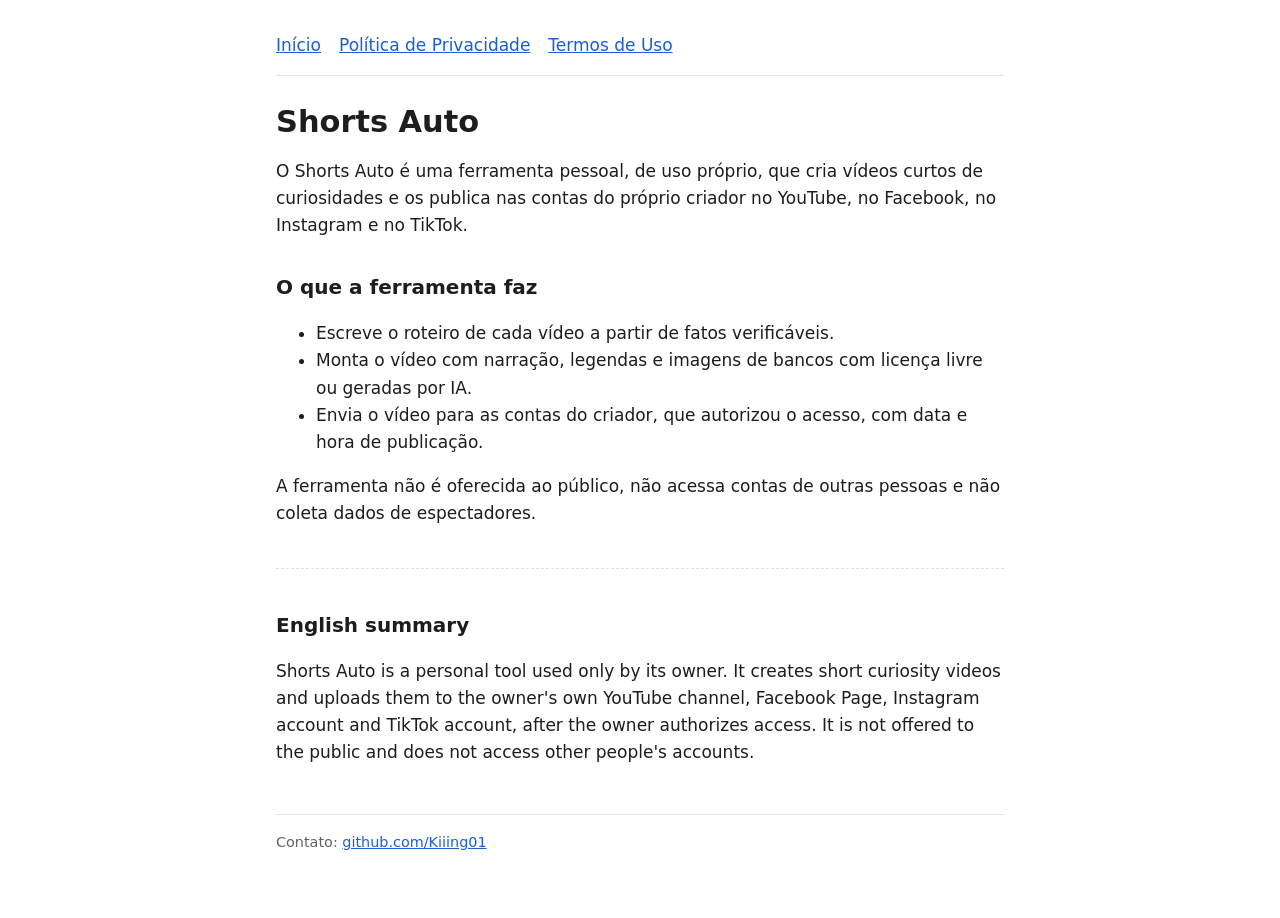
<file: index.html>
<!doctype html>
<html lang="pt-BR">
<head>
<meta charset="utf-8">
<meta name="viewport" content="width=device-width, initial-scale=1">
<title>Shorts Auto</title>
<meta name="description" content="Ferramenta pessoal que publica vídeos curtos de curiosidades nas contas do próprio criador.">
<link rel="stylesheet" href="estilo.css">
</head>
<body>
<main>
<nav><a href="./">Início</a><a href="privacidade.html">Política de Privacidade</a><a href="termos.html">Termos de Uso</a></nav>

<h1>Shorts Auto</h1>
<p>O Shorts Auto é uma ferramenta pessoal, de uso próprio, que cria vídeos curtos de curiosidades
e os publica nas contas do próprio criador no YouTube, no Facebook, no Instagram e no TikTok.</p>

<h2>O que a ferramenta faz</h2>
<ul>
  <li>Escreve o roteiro de cada vídeo a partir de fatos verificáveis.</li>
  <li>Monta o vídeo com narração, legendas e imagens de bancos com licença livre ou geradas por IA.</li>
  <li>Envia o vídeo para as contas do criador, que autorizou o acesso, com data e hora de publicação.</li>
</ul>
<p>A ferramenta não é oferecida ao público, não acessa contas de outras pessoas e não coleta dados de espectadores.</p>

<section class="en">
<h2>English summary</h2>
<p>Shorts Auto is a personal tool used only by its owner. It creates short curiosity videos and uploads
them to the owner's own YouTube channel, Facebook Page, Instagram account and TikTok account, after the
owner authorizes access. It is not offered to the public and does not access other people's accounts.</p>
</section>

<footer>Contato: <a href="https://github.com/Kiiing01">github.com/Kiiing01</a></footer>
</main>
</body>
</html>
</file>
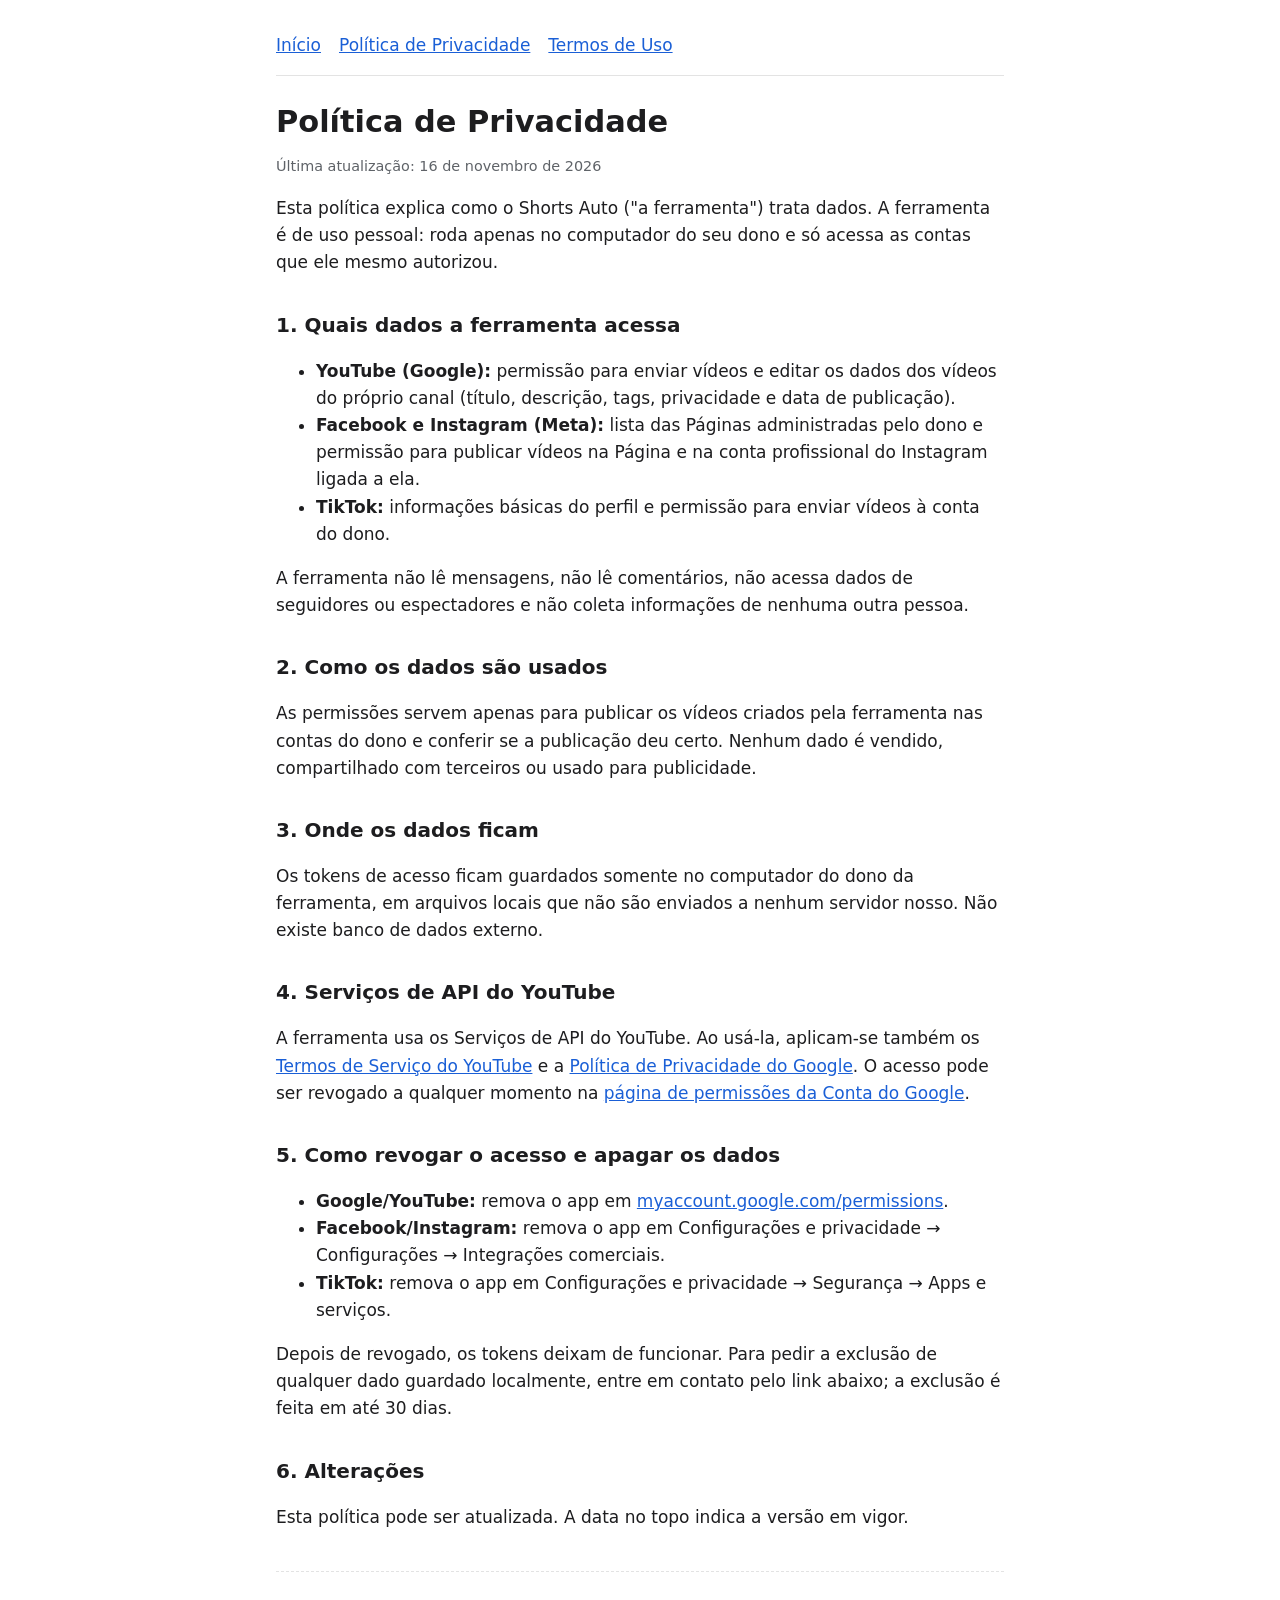
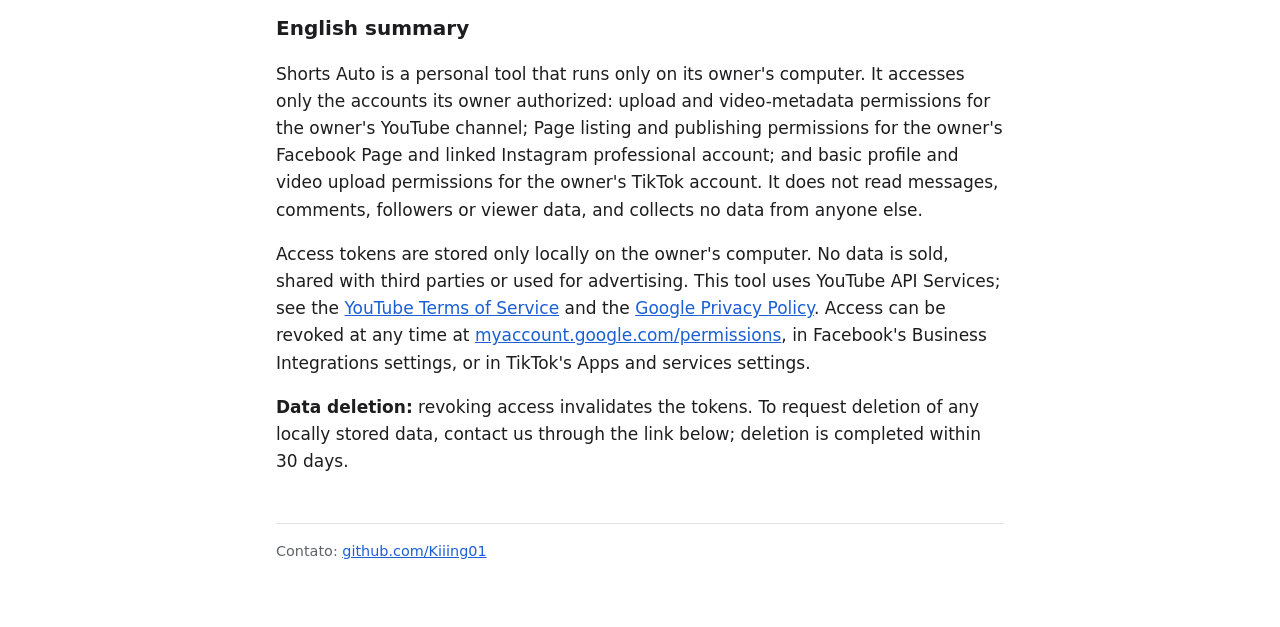
<file: privacidade.html>
<!doctype html>
<html lang="pt-BR">
<head>
<meta charset="utf-8">
<meta name="viewport" content="width=device-width, initial-scale=1">
<title>Política de Privacidade</title>
<meta name="description" content="Política de Privacidade do Shorts Auto.">
<link rel="stylesheet" href="estilo.css">
</head>
<body>
<main>
<nav><a href="./">Início</a><a href="privacidade.html">Política de Privacidade</a><a href="termos.html">Termos de Uso</a></nav>

<h1>Política de Privacidade</h1>
<p class="data">Última atualização: 16 de novembro de 2026</p>

<p>Esta política explica como o Shorts Auto ("a ferramenta") trata dados. A ferramenta é de uso pessoal:
roda apenas no computador do seu dono e só acessa as contas que ele mesmo autorizou.</p>

<h2>1. Quais dados a ferramenta acessa</h2>
<ul>
  <li><strong>YouTube (Google):</strong> permissão para enviar vídeos e editar os dados dos vídeos do próprio canal
      (título, descrição, tags, privacidade e data de publicação).</li>
  <li><strong>Facebook e Instagram (Meta):</strong> lista das Páginas administradas pelo dono e permissão para
      publicar vídeos na Página e na conta profissional do Instagram ligada a ela.</li>
  <li><strong>TikTok:</strong> informações básicas do perfil e permissão para enviar vídeos à conta do dono.</li>
</ul>
<p>A ferramenta não lê mensagens, não lê comentários, não acessa dados de seguidores ou espectadores e não
coleta informações de nenhuma outra pessoa.</p>

<h2>2. Como os dados são usados</h2>
<p>As permissões servem apenas para publicar os vídeos criados pela ferramenta nas contas do dono e conferir
se a publicação deu certo. Nenhum dado é vendido, compartilhado com terceiros ou usado para publicidade.</p>

<h2>3. Onde os dados ficam</h2>
<p>Os tokens de acesso ficam guardados somente no computador do dono da ferramenta, em arquivos locais que não
são enviados a nenhum servidor nosso. Não existe banco de dados externo.</p>

<h2>4. Serviços de API do YouTube</h2>
<p>A ferramenta usa os Serviços de API do YouTube. Ao usá-la, aplicam-se também os
<a href="https://www.youtube.com/t/terms">Termos de Serviço do YouTube</a> e a
<a href="https://policies.google.com/privacy">Política de Privacidade do Google</a>.
O acesso pode ser revogado a qualquer momento na
<a href="https://myaccount.google.com/permissions">página de permissões da Conta do Google</a>.</p>

<h2>5. Como revogar o acesso e apagar os dados</h2>
<ul>
  <li><strong>Google/YouTube:</strong> remova o app em
      <a href="https://myaccount.google.com/permissions">myaccount.google.com/permissions</a>.</li>
  <li><strong>Facebook/Instagram:</strong> remova o app em Configurações e privacidade → Configurações →
      Integrações comerciais.</li>
  <li><strong>TikTok:</strong> remova o app em Configurações e privacidade → Segurança → Apps e serviços.</li>
</ul>
<p>Depois de revogado, os tokens deixam de funcionar. Para pedir a exclusão de qualquer dado guardado
localmente, entre em contato pelo link abaixo; a exclusão é feita em até 30 dias.</p>

<h2>6. Alterações</h2>
<p>Esta política pode ser atualizada. A data no topo indica a versão em vigor.</p>

<section class="en">
<h2>English summary</h2>
<p>Shorts Auto is a personal tool that runs only on its owner's computer. It accesses only the accounts its
owner authorized: upload and video-metadata permissions for the owner's YouTube channel; Page listing and
publishing permissions for the owner's Facebook Page and linked Instagram professional account; and basic
profile and video upload permissions for the owner's TikTok account. It does not read messages, comments,
followers or viewer data, and collects no data from anyone else.</p>
<p>Access tokens are stored only locally on the owner's computer. No data is sold, shared with third parties
or used for advertising. This tool uses YouTube API Services; see the
<a href="https://www.youtube.com/t/terms">YouTube Terms of Service</a> and the
<a href="https://policies.google.com/privacy">Google Privacy Policy</a>. Access can be revoked at any time at
<a href="https://myaccount.google.com/permissions">myaccount.google.com/permissions</a>, in Facebook's
Business Integrations settings, or in TikTok's Apps and services settings.</p>
<p><strong>Data deletion:</strong> revoking access invalidates the tokens. To request deletion of any locally
stored data, contact us through the link below; deletion is completed within 30 days.</p>
</section>

<footer>Contato: <a href="https://github.com/Kiiing01">github.com/Kiiing01</a></footer>
</main>
</body>
</html>
</file>
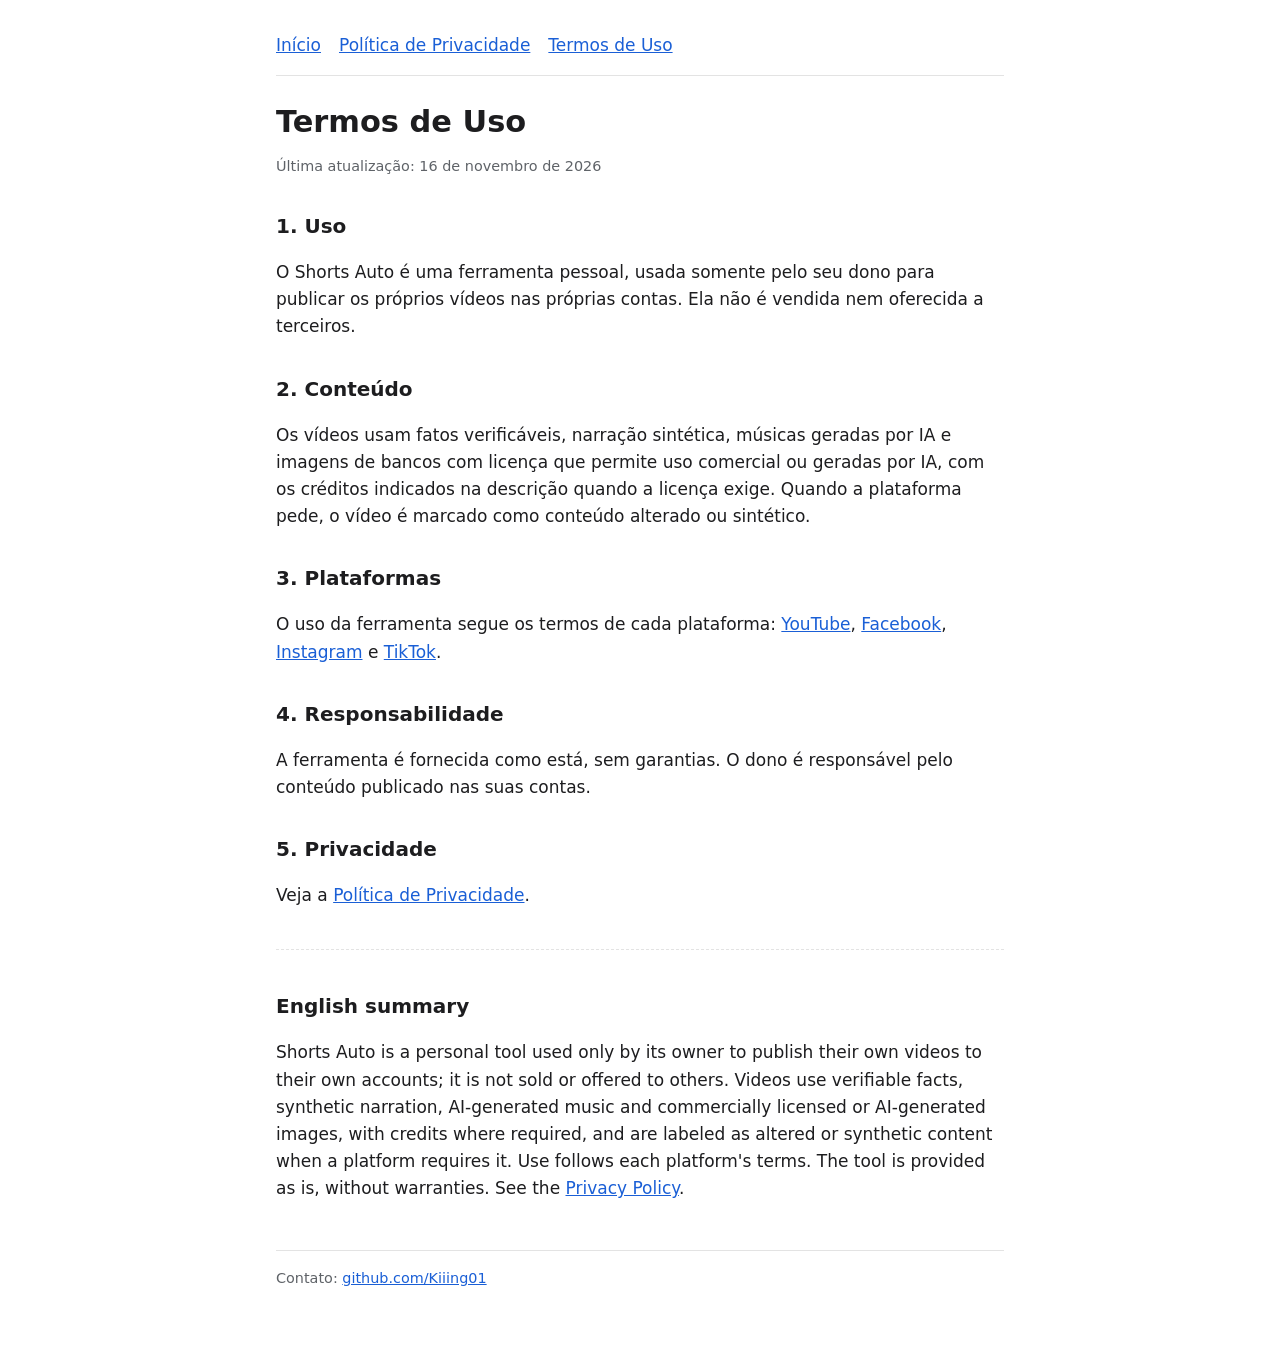
<file: termos.html>
<!doctype html>
<html lang="pt-BR">
<head>
<meta charset="utf-8">
<meta name="viewport" content="width=device-width, initial-scale=1">
<title>Termos de Uso</title>
<meta name="description" content="Termos de Uso do Shorts Auto.">
<link rel="stylesheet" href="estilo.css">
</head>
<body>
<main>
<nav><a href="./">Início</a><a href="privacidade.html">Política de Privacidade</a><a href="termos.html">Termos de Uso</a></nav>

<h1>Termos de Uso</h1>
<p class="data">Última atualização: 16 de novembro de 2026</p>

<h2>1. Uso</h2>
<p>O Shorts Auto é uma ferramenta pessoal, usada somente pelo seu dono para publicar os próprios vídeos nas
próprias contas. Ela não é vendida nem oferecida a terceiros.</p>

<h2>2. Conteúdo</h2>
<p>Os vídeos usam fatos verificáveis, narração sintética, músicas geradas por IA e imagens de bancos com
licença que permite uso comercial ou geradas por IA, com os créditos indicados na descrição quando a licença
exige. Quando a plataforma pede, o vídeo é marcado como conteúdo alterado ou sintético.</p>

<h2>3. Plataformas</h2>
<p>O uso da ferramenta segue os termos de cada plataforma: <a href="https://www.youtube.com/t/terms">YouTube</a>,
<a href="https://www.facebook.com/terms">Facebook</a>, <a href="https://help.instagram.com/581066165581870">Instagram</a>
e <a href="https://www.tiktok.com/legal/terms-of-service">TikTok</a>.</p>

<h2>4. Responsabilidade</h2>
<p>A ferramenta é fornecida como está, sem garantias. O dono é responsável pelo conteúdo publicado nas
suas contas.</p>

<h2>5. Privacidade</h2>
<p>Veja a <a href="privacidade.html">Política de Privacidade</a>.</p>

<section class="en">
<h2>English summary</h2>
<p>Shorts Auto is a personal tool used only by its owner to publish their own videos to their own accounts;
it is not sold or offered to others. Videos use verifiable facts, synthetic narration, AI-generated music and
commercially licensed or AI-generated images, with credits where required, and are labeled as altered or
synthetic content when a platform requires it. Use follows each platform's terms. The tool is provided as is,
without warranties. See the <a href="privacidade.html">Privacy Policy</a>.</p>
</section>

<footer>Contato: <a href="https://github.com/Kiiing01">github.com/Kiiing01</a></footer>
</main>
</body>
</html>
</file>
<file: estilo.css>
:root { --fundo: #ffffff; --texto: #1d1d1f; --suave: #5f6368; --link: #1a5fd6; --linha: #e3e3e3; }
@media (prefers-color-scheme: dark) {
  :root { --fundo: #121212; --texto: #ececec; --suave: #a8a8a8; --link: #7fb0ff; --linha: #2c2c2c; }
}
* { box-sizing: border-box; }
body { margin: 0; background: var(--fundo); color: var(--texto);
       font: 17px/1.6 system-ui, -apple-system, "Segoe UI", Roboto, sans-serif; }
main { max-width: 760px; margin: 0 auto; padding: 32px 16px 64px; }
nav { display: flex; gap: 18px; flex-wrap: wrap; padding-bottom: 16px; border-bottom: 1px solid var(--linha); }
a { color: var(--link); }
h1 { font-size: 1.9rem; line-height: 1.2; margin: 28px 0 8px; }
h2 { font-size: 1.25rem; margin-top: 32px; }
.data, footer { color: var(--suave); font-size: .9rem; }
footer { margin-top: 48px; padding-top: 16px; border-top: 1px solid var(--linha); }
section.en { margin-top: 40px; padding-top: 8px; border-top: 1px dashed var(--linha); }
</file>
